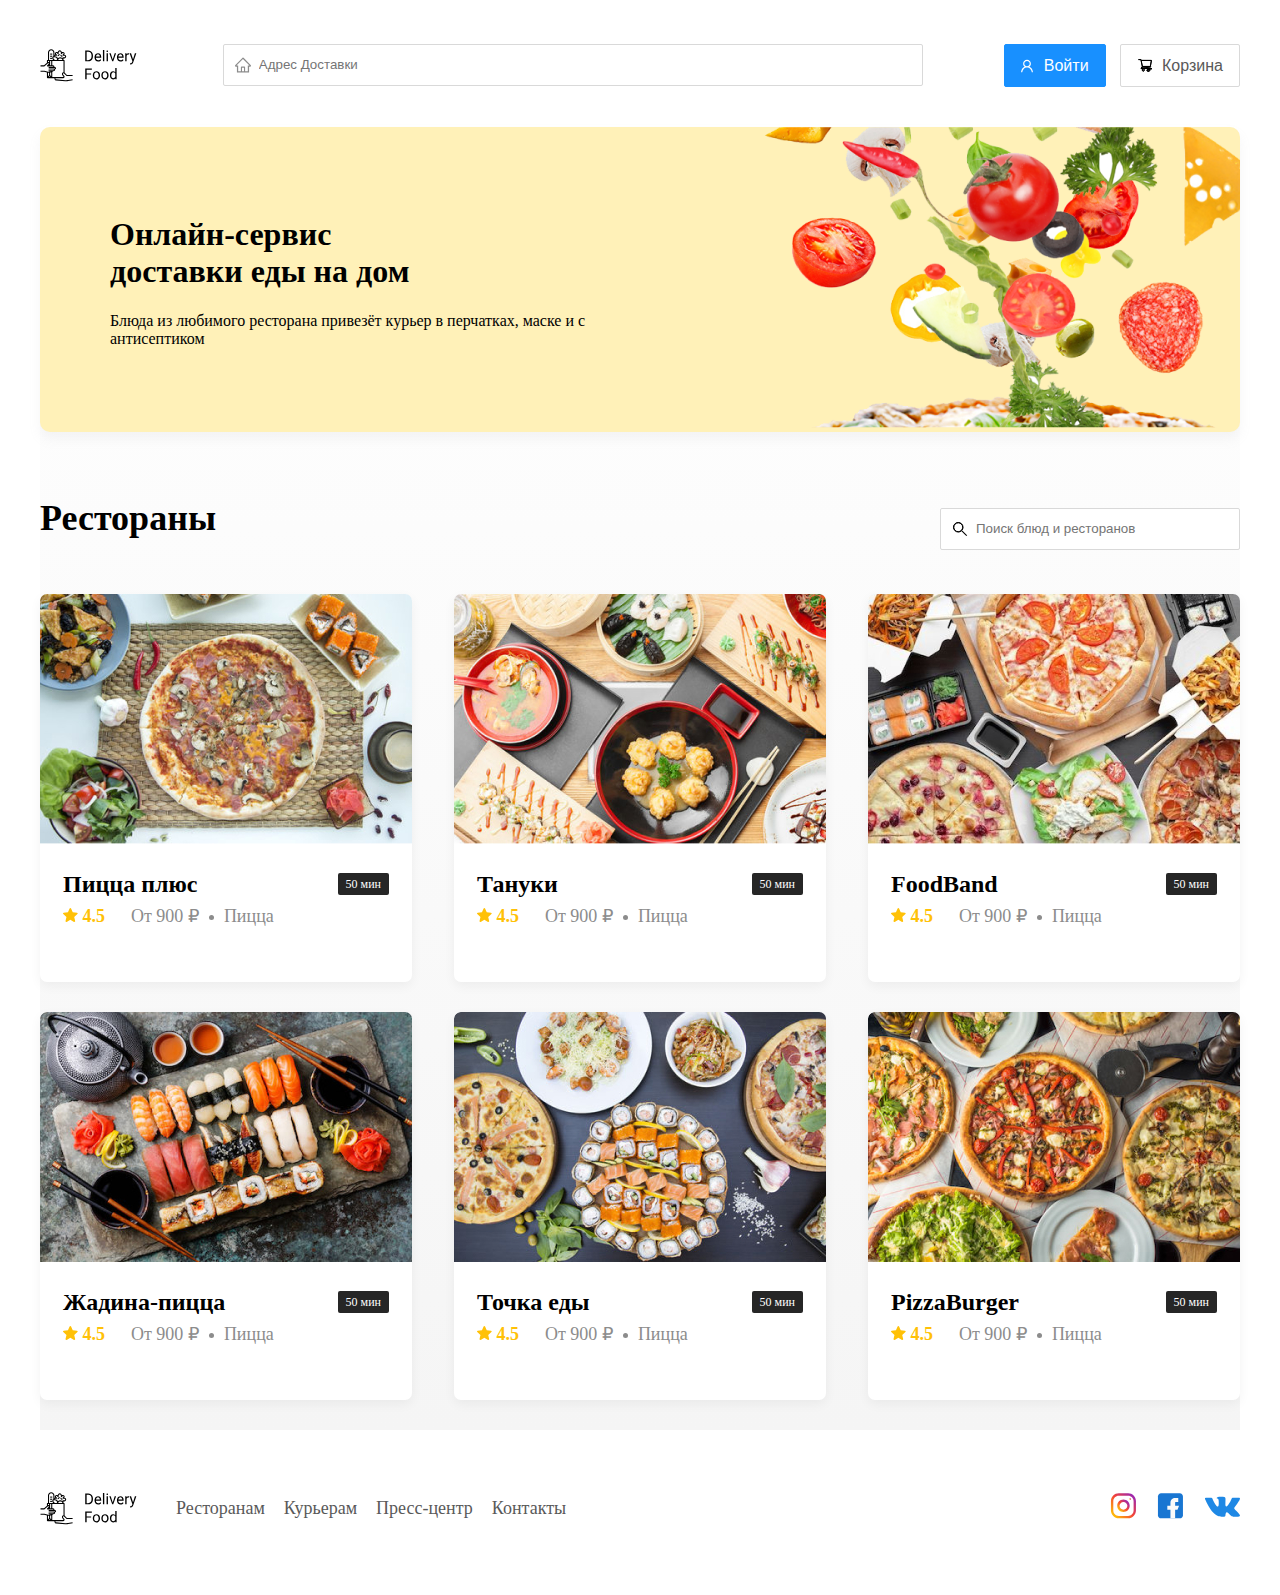
<file: index.html>
<!DOCTYPE html>
<html lang="ru">
<head>
    <meta charset="UTF-8">
    <meta name="viewport" content="width=device-width, initial-scale=1.0">
    <title>Delivery Food - доставка еды на дом</title>
    <link rel="stylesheet" href="style.css">
</head>
<body>
 <div class="container">
    <header class="header">
        <img src="img/logo.svg" alt="Delivery" class="logo">
        </a>
        <input type="text" class="input input-address" placeholder="Адрес Доставки">
        <div class="buttons">
            <button class="button button-primary">
                <img src="img/user.svg" alt="User" class="button-icon">
                <span class="button-text">Войти</span>
            </button>
            <button class="button" id="cart-button">
                <img src="img/shopping-cart.svg" alt="Cart" class="button-icon">
                <span class="button-text">Корзина</span>
            </button>
        </div>
    </header>
    <main class="main">
        <section class="promo">
            <h1 class="promo-title">
                Онлайн-сервис<br> доставки еды на дом
            </h1>
            <p class="promo-text">Блюда из любимого ресторана привезёт курьер в перчатках, маске и с антисептиком</p>
        </section>

    <section class="restaurants">
        <div class="section-heading-main">
            <h2 class="section-title">Рестораны</h2>
            <input type="text" class="input input-search" placeholder="Поиск блюд и ресторанов">
        </div>

        <diav class="cards">
            <a href="restaurant.html" class="card">
                <img src="img/card1.jpg" alt="restaurants" class="card-image">
                <div class="card-text">
                    <div class="card-heading">
                        <h3 class="card-title">Пицца плюс</h3>
                        <span class="card-tag tag">50 мин</span>
                    </div>
                    <div class="card-info">
                        <div class="rating">
                            <img src="img/star.svg" alt="star" class="star">
                            4.5
                        </div>
                        <div class="price">От 900 ₽</div>
                        <div class="category">Пицца</div>
                    </div>
                </div>
            </a>
    
            <a href="restaurant.html" class="card">
                <img src="img/card2.jpg" alt="restaurants" class="card-image">
                <div class="card-text">
                    <div class="card-heading">
                        <h3 class="card-title">Тануки</h3>
                        <span class="card-tag tag">50 мин</span>
                    </div>
                    <div class="card-info">
                        <div class="rating">
                            <img src="img/star.svg" alt="star" class="star">
                            4.5
                        </div>
                        <div class="price">От 900 ₽</div>
                        <div class="category">Пицца</div>
                    </div>
                </div>
            </a>

            <a href="restaurant.html" class="card">
                <img src="img/card3.jpg" alt="restaurants" class="card-image">
                <div class="card-text">
                    <div class="card-heading">
                        <h3 class="card-title">FoodBand</h3>
                        <span class="card-tag tag">50 мин</span>
                    </div>
                    <div class="card-info">
                        <div class="rating">
                            <img src="img/star.svg" alt="star" class="star">
                            4.5
                        </div>
                        <div class="price">От 900 ₽</div>
                        <div class="category">Пицца</div>
                    </div>
                </div>
            </a>

            <a href="restaurant.html" class="card">
                <img src="img/card4.jpg" alt="restaurants" class="card-image">
                <div class="card-text">
                    <div class="card-heading">
                        <h3 class="card-title">Жадина-пицца</h3>
                        <span class="card-tag tag">50 мин</span>
                    </div>
                    <div class="card-info">
                        <div class="rating">
                            <img src="img/star.svg" alt="star" class="star">
                            4.5
                        </div>
                        <div class="price">От 900 ₽</div>
                        <div class="category">Пицца</div>
                    </div>
                </div>
            </a>

            <a href="restaurant.html" class="card">
                <img src="img/card5.jpg" alt="restaurants" class="card-image">
                <div class="card-text">
                    <div class="card-heading">
                        <h3 class="card-title">Точка еды</h3>
                        <span class="card-tag tag">50 мин</span>
                    </div>
                    <div class="card-info">
                        <div class="rating">
                            <img src="img/star.svg" alt="star" class="star">
                            4.5
                        </div>
                        <div class="price">От 900 ₽</div>
                        <div class="category">Пицца</div>
                    </div>
                </div>
            </a>

            <a href="restaurant.html" class="card">
                <img src="img/card6.jpg" alt="restaurants" class="card-image">
                <div class="card-text">
                    <div class="card-heading">
                        <h3 class="card-title">PizzaBurger</h3>
                        <span class="card-tag tag">50 мин</span>
                    </div>
                    <div class="card-info">
                        <div class="rating">
                            <img src="img/star.svg" alt="star" class="star">
                            4.5
                        </div>
                        <div class="price">От 900 ₽</div>
                        <div class="category">Пицца</div>
                    </div>
                </div>
            </a>




        </div>

    </section>

    </main>
    <footer class="footer">
        <div class="container">
            <div class="footer-block">
                <img src="img/logo.svg" alt="Delivery Food" class="logo">
                <nav class="footer-nav">
                    <a href="#" class="footer-link">Ресторанам</a>
                    <a href="#" class="footer-link">Курьерам</a>
                    <a href="#" class="footer-link">Пресс-центр</a>
                    <a href="#" class="footer-link">Контакты</a>
                </nav>
                <div class="social-links">
                    <a href="#" class="social-link"><img src="img/instagram.svg" alt="instagram"></a>
                    <a href="#" class="social-link"><img src="img/facebook.svg" alt="facebook"></a>
                    <a href="#" class="social-link"><img src="img/vk.svg" alt="vk"></a>
                </div>
            </div>
        </div>

    </footer>
</div>
<div class="modal" id="modal">
    <div class="modal-dialog">
        <div class="modal-header">
            <h3 class="modal-title">Корзина</h3>
            <button class="close">&times;</button>
        </div>
        <div class="modal-body">
            <div class="food-row">
                <span class="food-name">Ролл угорь стандарт</span>
                <strong class="food-price">250 ₽</strong>
                <div class="food-counter">
                    <button class="counter-button">-</button>
                    <span class="counter">1</span>
                    <button class="counter-button">+</button>
                </div>
            </div>
            <div class="food-row">
                <span class="food-name">Ролл угорь стандарт</span>
                <strong class="food-price">250 ₽</strong>
                <div class="food-counter">
                    <button class="counter-button">-</button>
                    <span class="counter">1</span>
                    <button class="counter-button">+</button>
                </div>
            </div>
            <div class="food-row">
                <span class="food-name">Ролл угорь стандарт</span>
                <strong class="food-price">250 ₽</strong>
                <div class="food-counter">
                    <button class="counter-button">-</button>
                    <span class="counter">1</span>
                    <button class="counter-button">+</button>
                </div>
            </div>
            <div class="food-row">
                <span class="food-name">Ролл угорь стандарт</span>
                <strong class="food-price">250 ₽</strong>
                <div class="food-counter">
                    <button class="counter-button">-</button>
                    <span class="counter">1</span>
                    <button class="counter-button">+</button>
                </div>
            </div>
            <div class="food-row">
                <span class="food-name">Ролл угорь стандарт</span>
                <strong class="food-price">250 ₽</strong>
                <div class="food-counter">
                    <button class="counter-button">-</button>
                    <span class="counter">1</span>
                    <button class="counter-button">+</button>
                </div>
            </div>
            <div class="modal-footer">
                <span class="pricetag">1250 ₽</span>
                <div class="footer-buttons">
                    <button class="button button-primary">Оформить заказ</button>
                    <button class="button">Отмена</button>
                </div>
            </div>
        </div>
    </div>
</div>
</body>
</html>
</file>
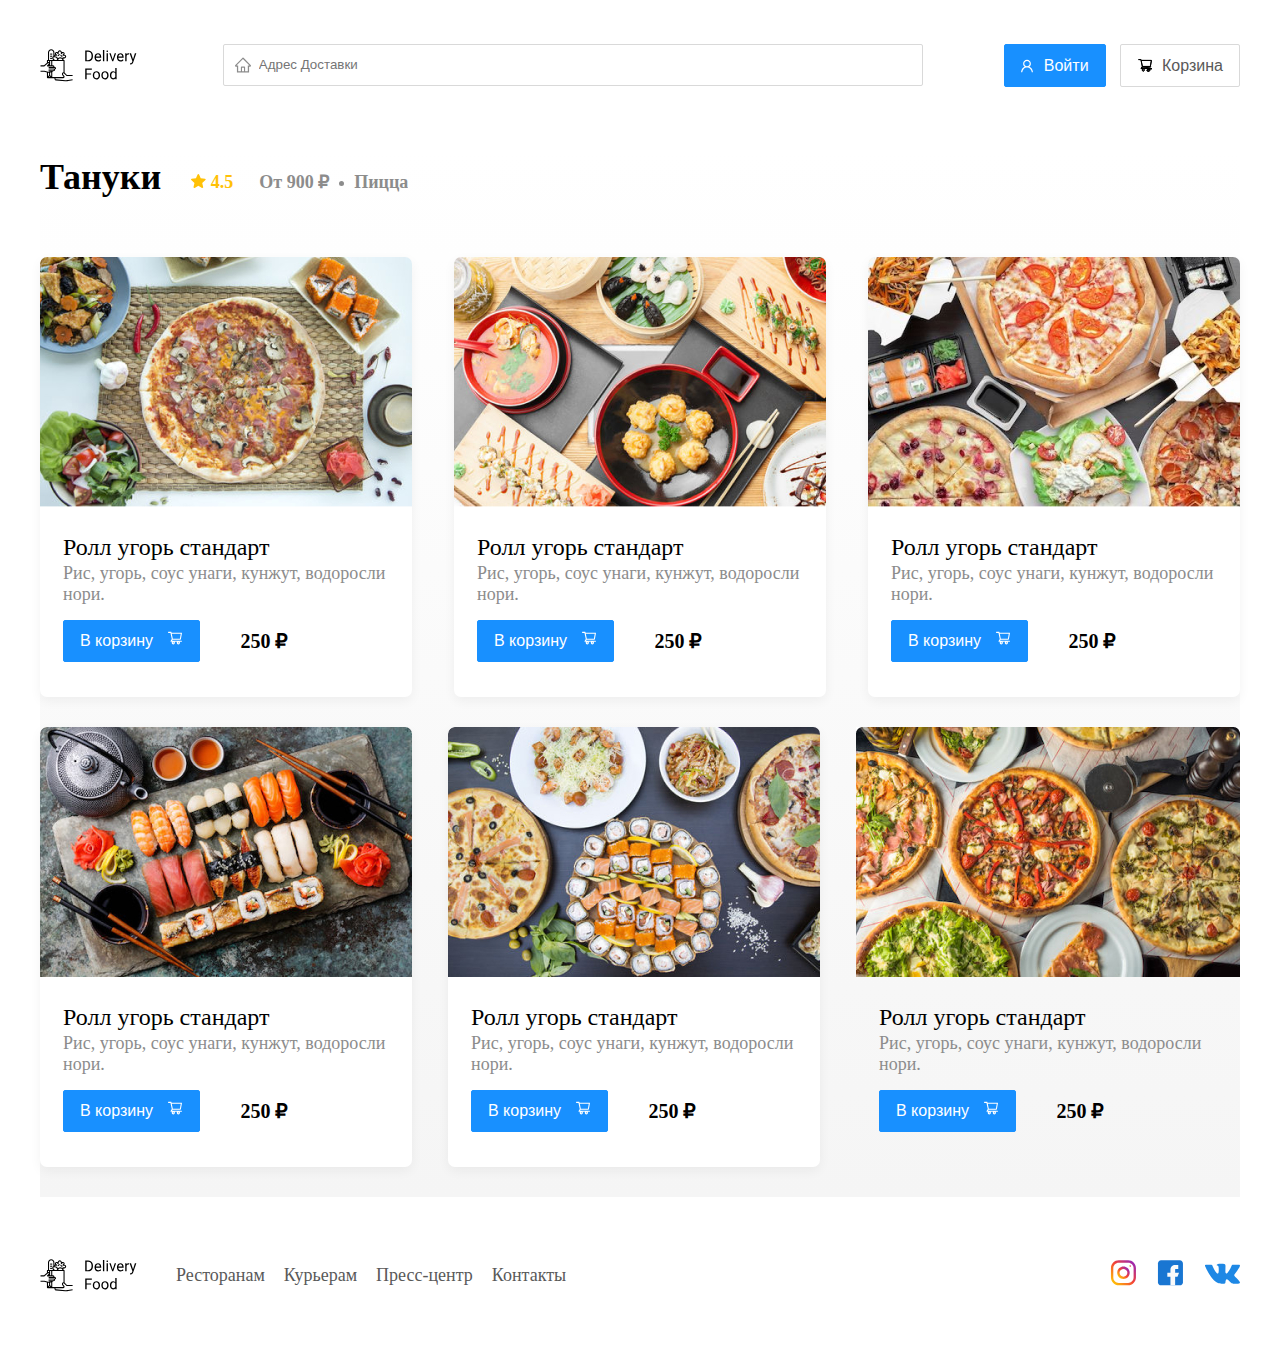
<file: restaurant.html>
<!DOCTYPE html>
<html lang="ru">
<head>
    <meta charset="UTF-8">
    <meta name="viewport" content="width=device-width, initial-scale=1.0">
    <title>Тануки - доставка еды на дом</title>
    <link rel="stylesheet" href="style.css"> 
</head>
<body>
 <div class="container">
    <header class="header">
            <img src="img/logo.svg" alt="Delivery" class="logo">
        </a>
        <input type="text" class="input input-address" placeholder="Адрес Доставки">
        <div class="buttons">
            <button class="button button-primary">
                <img src="img/user.svg" alt="User" class="button-icon">
                <span class="button-text">Войти</span>
            </button>
            <button class="button" id="cart-button">
                <img src="img/shopping-cart.svg" alt="Cart" class="button-icon">
                <span class="button-text">Корзина</span>
            </button>
        </div>
    </header>
    <main class="main">
    <section class="restaurants">
        <div class="section-heading ">
            <h2 class="section-title">Тануки</h2>
            <div class="rating">
                <div class="card-info down">
                    <div class="rating">
                        <img src="img/star.svg" alt="star" class="star">
                        4.5
                    </div>
                    <div class="price">От 900 ₽</div>
                    <div class="category">Пицца</div>
                </div>
            </div>
        </div>

        <div class="cards">
            <div class="card">
                <img src="img/card1.jpg" alt="restaurants" class="card-image">
                <div class="card-text">
                    <div class="card-heading">
                        <h3 class="card-title card-title-reg">Ролл угорь стандарт</h3>
                    </div>
                    <div class="card-info">
                        <div class="ingredients">Рис, угорь, соус унаги, кунжут, водоросли нори.</div>
                    </div>
                    <div class="card-buttons">
                        <button class="button button-primary">
                            <span class="button-card-text">В корзину</span>
                            <img src="img/shopping-cart-white.svg" alt="shopping-card" class="button-card-image">
                        </button>
                        <strong class="card-price-bold">250 ₽</strong>
                    </div>
                </div>
            </div>
    
            <div class="card">
                <img src="img/card2.jpg" alt="restaurants" class="card-image">
                <div class="card-text">
                    <div class="card-heading">
                        <h3 class="card-title card-title-reg">Ролл угорь стандарт</h3>
                    </div>
                    <div class="card-info">
                        <div class="ingredients">Рис, угорь, соус унаги, кунжут, водоросли нори.</div>
                    </div>
                    <div class="card-buttons">
                        <button class="button button-primary">
                            <span class="button-card-text">В корзину</span>
                            <img src="img/shopping-cart-white.svg" alt="shopping-card" class="button-card-image">
                        </button>
                        <strong class="card-price-bold">250 ₽</strong>
                    </div>
                </div>
            </div>

            <div class="card">
                <img src="img/card3.jpg" alt="restaurants" class="card-image">
                <div class="card-text">
                    <div class="card-heading">
                        <h3 class="card-title card-title-reg">Ролл угорь стандарт</h3>
                    </div>
                    <div class="card-info">
                        <div class="ingredients">Рис, угорь, соус унаги, кунжут, водоросли нори.</div>
                    </div>
                    <div class="card-buttons">
                        <button class="button button-primary">
                            <span class="button-card-text">В корзину</span>
                            <img src="img/shopping-cart-white.svg" alt="shopping-card" class="button-card-image">
                        </button>
                        <strong class="card-price-bold">250 ₽</strong>
                    </div>
                </div>
            </div>

            <div class="card">
                <img src="img/card4.jpg" alt="restaurants" class="card-image">
                <div class="card-text">
                    <div class="card-heading">
                        <h3 class="card-title card-title-reg">Ролл угорь стандарт</h3>
                    </div>
                    <div class="card-info">
                        <div class="ingredients">Рис, угорь, соус унаги, кунжут, водоросли нори.</div>
                    </div>
                    <div class="card-buttons">
                        <button class="button button-primary">
                            <span class="button-card-text">В корзину</span>
                            <img src="img/shopping-cart-white.svg" alt="shopping-card" class="button-card-image">
                        </button>
                        <strong class="card-price-bold">250 ₽</strong>
                    </div>
                </div>
            </div>

            <div class="card">
                <img src="img/card5.jpg" alt="restaurants" class="card-image">
                <div class="card-text">
                    <div class="card-heading">
                        <h3 class="card-title card-title-reg">Ролл угорь стандарт</h3>
                    </div>
                    <div class="card-info">
                        <div class="ingredients">Рис, угорь, соус унаги, кунжут, водоросли нори.</div>
                    </div>
                    <div class="card-buttons">
                        <button class="button button-primary">
                            <span class="button-card-text">В корзину</span>
                            <img src="img/shopping-cart-white.svg" alt="shopping-card" class="button-card-image">
                        </button>
                        <strong class="card-price-bold">250 ₽</strong>
                    </div>
                </div>
            </div>

            <div class="card666">
                <img src="img/card6.jpg" alt="restaurants" class="card-image">
                <div class="card-text">
                    <div class="card-heading">
                        <h3 class="card-title card-title-reg">Ролл угорь стандарт</h3>
                    </div>
                    <div class="card-info">
                        <div class="ingredients">Рис, угорь, соус унаги, кунжут, водоросли нори.</div>
                    </div>
                    <div class="card-buttons">
                        <button class="button button-primary">
                            <span class="button-card-text">В корзину</span>
                            <img src="img/shopping-cart-white.svg" alt="shopping-card" class="button-card-image">
                        </button>
                        <strong class="card-price-bold">250 ₽</strong>
                    </div>
                </div>
            </div>
        </div>
    </section>

    </main>
    <footer class="footer">
        <div class="container">
            <div class="footer-block">
                <img src="img/logo.svg" alt="Delivery Food" class="logo">
                <nav class="footer-nav">
                    <a href="#" class="footer-link">Ресторанам</a>
                    <a href="#" class="footer-link">Курьерам</a>
                    <a href="#" class="footer-link">Пресс-центр</a>
                    <a href="#" class="footer-link">Контакты</a>
                </nav>
                <div class="social-links">
                    <a href="#" class="social-link"><img src="img/instagram.svg" alt="instagram"></a>
                    <a href="#" class="social-link"><img src="img/facebook.svg" alt="facebook"></a>
                    <a href="#" class="social-link"><img src="img/vk.svg" alt="vk"></a>
                </div>
            </div>
        </div>
 </div>
    </footer>
<div class="modal" id="modal">
    <div class="modal-dialog">
        <div class="modal-header">
            <h3 class="modal-title">Корзина</h3>
            <button class="close">&times;</button>
        </div>
        <div class="modal-body">
            <div class="food-row">
                <span class="food-name">Ролл угорь стандарт</span>
                <strong class="food-price">250 ₽</strong>
                <div class="food-counter">
                    <button class="counter-button">-</button>
                    <span class="counter">1</span>
                    <button class="counter-button">+</button>
                </div>
            </div>
            <div class="food-row">
                <span class="food-name">Ролл угорь стандарт</span>
                <strong class="food-price">250 ₽</strong>
                <div class="food-counter">
                    <button class="counter-button">-</button>
                    <span class="counter">1</span>
                    <button class="counter-button">+</button>
                </div>
            </div>
            <div class="food-row">
                <span class="food-name">Ролл угорь стандарт</span>
                <strong class="food-price">250 ₽</strong>
                <div class="food-counter">
                    <button class="counter-button">-</button>
                    <span class="counter">1</span>
                    <button class="counter-button">+</button>
                </div>
            </div>
            <div class="food-row">
                <span class="food-name">Ролл угорь стандарт</span>
                <strong class="food-price">250 ₽</strong>
                <div class="food-counter">
                    <button class="counter-button">-</button>
                    <span class="counter">1</span>
                    <button class="counter-button">+</button>
                </div>
            </div>
            <div class="food-row">
                <span class="food-name">Ролл угорь стандарт</span>
                <strong class="food-price">250 ₽</strong>
                <div class="food-counter">
                    <button class="counter-button">-</button>
                    <span class="counter">1</span>
                    <button class="counter-button">+</button>
                </div>
            </div>
            <div class="modal-footer">
                <span class="pricetag">1250 ₽</span>
                <div class="footer-buttons">
                    <button class="button button-primary">Оформить заказ</button>
                    <button class="button">Отмена</button>
                </div>
            </div>
        </div>
    </div>
</div>
</body>
</html>
</file>
<file: style.css>
*{
    box-sizing: border-box;
}
.main{
    background: linear-gradient(180deg, rgba(245,245,245,0) 1.04%, #f5f5f5 100%);
}

.container{
    max-width: 1200px;
    margin: auto;
}
.header{
    display: flex;
    align-items: center;
    justify-content: space-between;
    margin-top: 44px ;
    margin-bottom: 40px;
}
.input{
    background: #ffffff;
    border: 1px solid #d9d9d9;
    border-radius: 2px;
    font-style: 16px;
    line-height: 24px;
    padding: 8px;
    padding-left: 35px;
    background-repeat: no-repeat;
    background-position: left 11px center;
}
.input-address{
    flex: 0.8;
    background-image: url(../img/home.svg);
}
.input-search{
    margin-top:22px;
    background-image: url(../img/search.svg); 
    width: 300px;   
}
.buttoms{
    display: flex;
    align-items: center;
}
.button{
    padding: 8px 16px;
    background: #ffffff;
    border: 1px solid #d9d9d9;
    box-sizing: border-box;
    box-shadow: 0px 0px 2px rgba(0,0,0,0.0015);
    border-radius: 2px;
    color: #595959;
    font-size: 16px;
    line-height: 24px;
}
.button-primary{
    background: #1890ff;
    border: 1px solid #1890ff;
    color: #ffffff;
    margin-right: 10px;
}

.button-icon{
    margin-right: 6px;
    vertical-align: middle;
}

.button-text{
    vertical-align: middle;
}
.button-card-text{
    margin-right: 10px;
}
.promo{
    box-shadow: 0px 7px 12px rgba(158,158,163,0.1);
    background: #fff1b8 url(img/promo.png) no-repeat top right ; 
    border-radius: 10px;
    padding: 68px 70px;
}
.promo-text{
    max-width: 538px;
}
.section-heading{
    display: flex;
    align-items: center;
    margin-top: 54px;
    margin-bottom: 44px;
}
.section-heading-main{
    display: flex;
    align-items: center;
    margin-top: 54px;
    margin-bottom: 44px;
    justify-content: space-between;
}
.section-title{
    font-style: normal;
    font-weight: bold;
    font-size: 36px;
    line-height: 42px;
    margin: 0;
    margin-right: 30px;
}
.cards{
    display: flex;
    align-items: flex-start;
    justify-content: space-between;
    flex-wrap: wrap;
}
.card{
    background: #fff;
    box-shadow: 0px 4px 12px rgba(0, 0, 0, 0.05);
    border-radius: 7px;
    overflow: hidden;
    text-decoration: none;
    margin-bottom: 30px;
    flex-basis: 31%;
    color: #000;
}
.card-image{
    width: 384px;
    height: 250px;
    object-fit: cover;
}
.card-text{
    padding-top: 20px;
    padding-bottom: 35px;
    padding-left: 23px;
    padding-right: 23px;
}
.card-heading{
    display: flex;
    align-items: center;
    justify-content: space-between;

}
.card-tag{
    font-style: normal;
    font-weight: normal;
    font-size: 12px;
    line-height: 20px;
    color: #ffffff;
    background: #262626;
    border-radius: 2px;
    padding: 1px 8px;
}
.card-title{
    font-style: normal;
    font-weight: bold;
    font-size: 24px;
    line-height: 32px;
    margin: 0;
}
.card-title-reg{
    font-weight: 400;
    font-size: 24px;
    line-height: 32px;

}
.card-info{
    display: flex;
    align-items: center;
    flex-wrap: wrap;
    margin-bottom: 15px;
}
.card-buttons{
    display: flex;
    align-items: center;
}
.card-price-bold{
    font-weight: bold;
    font-size: 20px;
    line-height: 32px;
    margin-left: 30px;
}
.rating{
    margin-right: 26px;
    color: #ffc107;
    font-weight: bold;
    font-size: 18px;
    line-height: 32px;

}
.price, .category{
    color: #8c8c8c;
    font-size: 18px;
    line-height: 32px;

}

.price{
    margin-right: 10px;

}
.ingredients{
    color: #8c8c8c;
    font-size: 18px;
    line-height: 21px;
    max-width: 336px;
}
.category{
    text-overflow: ellipsis;
    overflow: hidden;
    white-space: nowrap;
    max-width: 150px;
}
.price:after{
    content: "";
    width: 5px;
    height: 5px;
    background-color: #8c8c8c;
    display: inline-block;
    border-radius: 50%;
    vertical-align: middle;
    margin-left: 10px;
}

.footer{
  padding: 60px 0;  
}

.footer-block{
    display: flex;
    align-items: center;
    justify-content: space-between;
}
.footer-link{
    display: inline-block;
    color: #595959;
    text-decoration: none;
    font-style: normal;
    font-weight: normal;
    font-size: 18px;
    line-height: 21px;

}
.footer-link:not(:last-child){
    margin-right: 15px;
}
.footer-nav{
    margin-right: auto;
    margin-left: 35px;
}
.social-links{
    display: flex;
    align-items: center;
}
.social-link:not(:last-child){
    margin-right: 21px;
}

.down{
    margin-top: 25px;
}

.modal{
    position: fixed;
    left: 0;
    top: 0;
    width: 100%;
    height: 100%;
    background: rgba(0,0,0,0.4);
    display: none;
}
.is-open{
    display: flex;
}
.modal-dialog{
    max-width: 780px;
    width: 95%;
    background: #ffffff;
    border-radius:5px;
    margin:auto;
    padding: 40px 45px;
}
.modal-title{
    margin: 0;
    font-weight: bold;
    font-size: 36px;
    line-height: 42px;
}
.modal-header{
    display: flex;
    justify-content: space-between;
    align-items: center;
    margin-bottom: 45px;
}
.close{
    font-size: 36px;
    border:none;
    background-color: transparent;
}
.modal-body{
    margin-bottom: 52px;
}
.food-row{
    display: flex;
    align-items: flex-start;
    justify-content: space-between;
    padding-bottom: 8px;
    border-bottom:1px solid #d9d9d9;
    margin-bottom: 15px;
}
.food-price{
    margin-left: auto;
    margin-right: 47px;
    font-weight: bold;
    font-size: 20px;
    line-height: 32px;
}
.food-counter{
    display: flex;
    align-items: center;

}
.counter{
    font-size: 16px;
    line-height: 24px;
    margin-left: 10px;
    margin-right: 10px;
}
.counter-button{
    display: flex;
    align-items: center;
    justify-content: center;
    width: 39px;
    height: 32px;
    background: #ffffff;
    border:1px solid #40a9ff;
    box-sizing: border-box;
    border-radius:2px;
    font-weight: normal;
    font-size: 14px;
    line-height: 22px;
    color:#40a9ff;

}

.modal-footer{
    display: flex;
    align-items: center;
    justify-content: space-between;
}
.footer-buttons{
    display: flex;
    align-items: center;
}

.pricetag{
    background: #262626;
    border-radius:5px;
    color: #ffffff;
    padding:15px 20px;
    font-size: 20px;
    line-height: 23px;
}

@media(max-width:1200px){
    .container{
        max-width: 960px;
    }
    .promo{
        background-position: top right -100px;
        background-size: 750px;
    }
    .rating{
        margin-right: 15px;
    }
    .category,.price{font-style: 14px;}
}

@media(max-width: 992px){
    .container{
        max-width: 750px;
    }
    .promo{
       padding: 50px;
       background-size:500px;
       background-position: center right -100px;
    }
    .promo-text{
        font-size:18px;
        max-width: 400px;
    }
    .card{
        flex-basis: 49%;
    }
    .footer-link{
        font-size: 16px;
    }
}


@media(max-width: 768px){
    
    .container{
        max-width: 560px;
    }
    .card-info{
        flex-wrap: wrap;
    }
    .card-title{
        font-size: 18px;
    }
    .rating{
        flex-basis:100%
    }
    .promo{
        background-size: 400px;
        background-position: bottom 50px right -200;
    }
    .promo-title{
        font-size: 24px;
        line-height: 1.4;
    }
    .promo-text{
        margin-top: 0;
    }
}

@media(max-width: 578px){
    .container{
        width: 100%;
    }
    .header{
       flex-wrap: wrap;
    }
    .input-address{
        margin-top: 15px;
        order: 5;
        flex: 1;
    }
    .promo{
        background-image: none;
    }
    .promo-title{
        font-size: 20px;
    }
    .card{
        flex-basis: 100%;
    }
    .card-image{
        width: 100%;
    }
    .footer{
        padding: 30px 0;
    }
    .footer-block{
        align-items: flex-start;
    }
    .footer-nav{
        margin-left: 0;
        margin-right: 0;
        order: 0;
        display: flex;
        flex-direction: column;
    }
    .footer-logo{
        margin-right: 15px;
        order: 1;
    }
    .social-links{
        order:2;
    }
}
    @media(max-width:480px){
    
        .button-text{
            display: none;
        }
        .button{
            min-height: 40px;
        }
        .promo{
            padding: 20px;
        }
        .section-heading-main{
            flex-wrap: wrap;
        }
        .footer-block{
            flex-wrap: wrap;
            flex-direction: column;
            align-items: center;
        }
        .footer-logo{
            order: 0;
            margin-bottom: 20px;
        }
        .footer-nav{
            margin-bottom: 20px;
            text-align: center;
           
        }
        .footer-link:not(:last-child){
            margin-right: 0;
        }
    }
</file>
